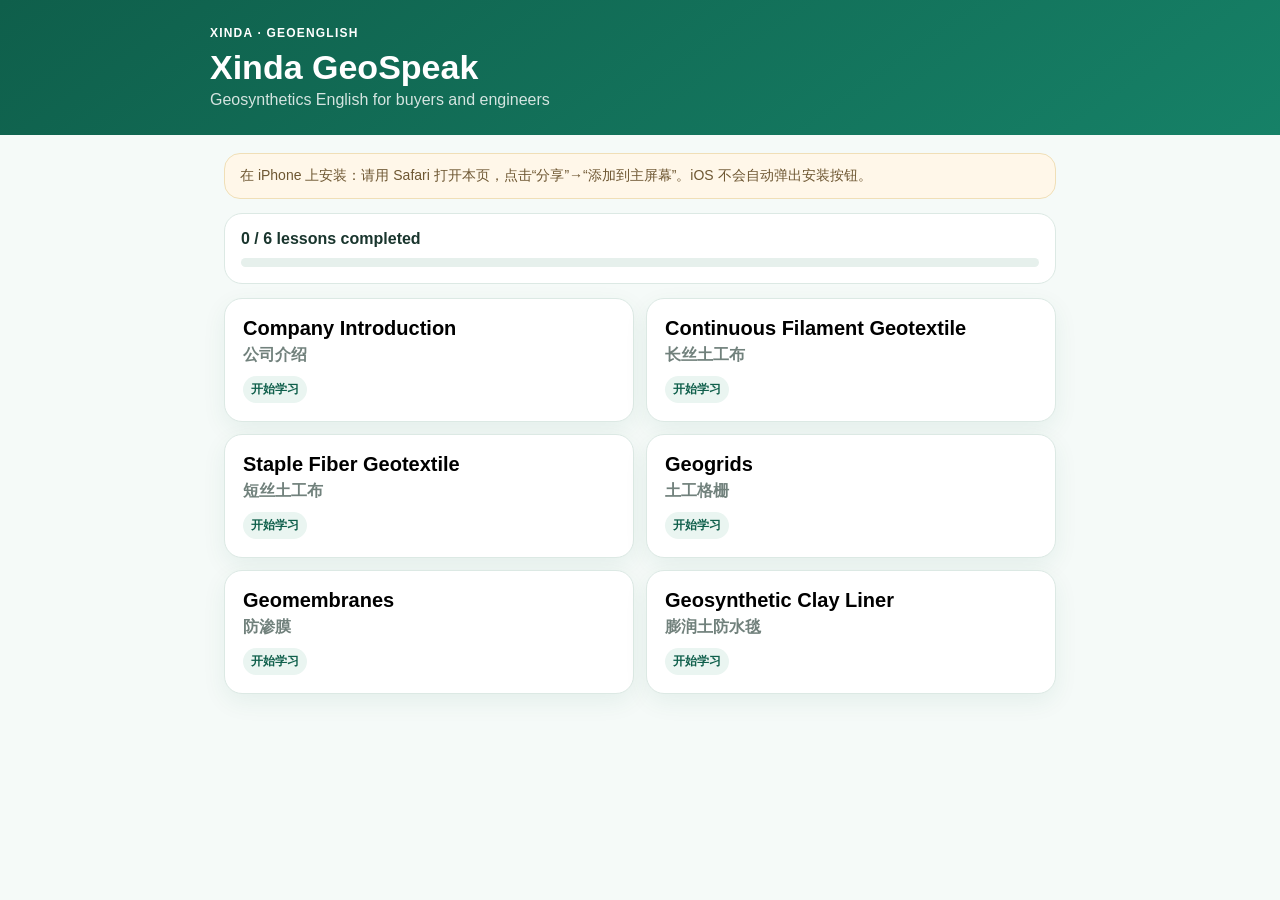
<file: index.html>
<!doctype html>
<html lang="zh-CN">
<head>
<meta charset="utf-8">
<meta name="viewport" content="width=device-width,initial-scale=1,viewport-fit=cover">
<meta name="theme-color" content="#0f5f4b">
<link rel="manifest" href="./manifest.webmanifest">
<link rel="icon" href="./icon.svg" type="image/svg+xml">
<link rel="apple-touch-icon" href="./icon.svg">
<meta name="apple-mobile-web-app-capable" content="yes">
<meta name="apple-mobile-web-app-status-bar-style" content="default">
<meta name="apple-mobile-web-app-title" content="GeoSpeak">
<title>Xinda GeoSpeak</title>
<style>
:root{--g:#0f5f4b;--g2:#168167;--bg:#f5faf8;--card:#fff;--line:#dce9e4;--text:#19352d;--muted:#71817c}
*{box-sizing:border-box}body{margin:0;font-family:-apple-system,BlinkMacSystemFont,"Segoe UI","PingFang SC","Microsoft YaHei",sans-serif;background:var(--bg);color:var(--text)}
header{background:linear-gradient(145deg,var(--g),var(--g2));color:#fff;padding:calc(26px + env(safe-area-inset-top)) 18px 26px}
.wrap{max-width:860px;margin:auto}h1{margin:8px 0 4px;font-size:34px}.sub{opacity:.82;margin:0}.brand{font-size:12px;letter-spacing:1.2px;font-weight:800}
main{max-width:860px;margin:auto;padding:18px 14px 100px}.progress{background:white;border:1px solid var(--line);border-radius:18px;padding:16px;margin-bottom:14px}
.bar{height:9px;background:#e6f0ec;border-radius:99px;overflow:hidden}.fill{height:100%;width:0;background:var(--g);transition:.3s}
.grid{display:grid;gap:12px}.lesson{background:white;border:1px solid var(--line);border-radius:18px;padding:18px;text-align:left;box-shadow:0 8px 24px rgba(15,95,75,.07);cursor:pointer}
.lesson h3{margin:0;font-size:20px}.lesson p{margin:5px 0 0;color:var(--muted)}.done{border-color:#75b9a2}.tag{display:inline-block;margin-top:10px;font-size:12px;font-weight:700;color:var(--g);background:#eaf5f1;padding:5px 8px;border-radius:99px}
.hidden{display:none}.topbar{display:flex;align-items:center;gap:10px;margin-bottom:14px}button,select{font:inherit}button{border:0;border-radius:13px;padding:11px 13px;font-weight:750;cursor:pointer}.back{background:white;border:1px solid var(--line)}.playall{background:var(--g);color:white;margin-left:auto}.controls{display:grid;grid-template-columns:1fr 1fr;gap:8px;margin-bottom:12px}select{width:100%;padding:11px;border:1px solid var(--line);border-radius:13px;background:white;color:var(--text)}
.card{background:white;border:1px solid var(--line);border-radius:18px;padding:18px;margin-bottom:12px}.card.active{border-color:#6eb197;box-shadow:0 8px 22px rgba(15,95,75,.12)}.en{font-size:22px;font-weight:760;line-height:1.45;margin:0}.zh{border-top:1px dashed var(--line);padding-top:12px;margin:12px 0 0;color:#455952}.actions{display:flex;gap:8px;margin-top:14px}.speak{background:#eaf5f1;color:var(--g)}.mark{background:#f2f5f4;color:#52645e}.marked{background:var(--g);color:white}.note{font-size:13px;color:var(--muted);margin:10px 0}
.vocab{background:#eef7f3;border:1px solid #d4e8e0;border-radius:18px;padding:16px;margin:0 0 14px}
.vocab h3{margin:0 0 10px;font-size:18px}
.word{background:white;border:1px solid var(--line);border-radius:14px;padding:12px;margin-top:8px}
.word-head{display:flex;align-items:center;gap:8px}
.word-en{font-size:17px;font-weight:800;color:var(--g)}
.word-zh{font-size:15px;font-weight:700}
.word p{margin:6px 0 0;font-size:14px;color:#52645e;line-height:1.55}
.word button{margin-left:auto;background:#eaf5f1;color:var(--g);padding:7px 10px}
.install-note{background:#fff7e9;border:1px solid #f0dfb7;border-radius:16px;padding:13px 15px;margin-bottom:14px;font-size:14px;color:#6e5732}.footerbar{position:fixed;bottom:0;left:0;right:0;background:rgba(255,255,255,.95);border-top:1px solid var(--line);padding:10px 12px calc(10px + env(safe-area-inset-bottom));backdrop-filter:blur(15px)}.footerbar .wrap{display:flex;gap:8px}.footerbar button{flex:1}.stop{background:#fff0ed;color:#8b493f}
@media(min-width:700px){.grid{grid-template-columns:1fr 1fr}}
</style>
</head>
<body>
<header><div class="wrap"><div class="brand">XINDA · GEOENGLISH</div><h1>Xinda GeoSpeak</h1><p class="sub">Geosynthetics English for buyers and engineers</p></div></header>
<main>
<section id="home">
  <div class="install-note">在 iPhone 上安装：请用 Safari 打开本页，点击“分享”→“添加到主屏幕”。iOS 不会自动弹出安装按钮。</div>
<div class="progress"><strong id="progressText">0 / 6 lessons completed</strong><div class="bar" style="margin-top:10px"><div class="fill" id="fill"></div></div></div>
  <div class="grid" id="lessonGrid"></div>
</section>
<section id="lessonView" class="hidden">
  <div class="topbar"><button class="back" id="back">← 返回</button><button class="playall" id="playAll">▶ 全课播放</button></div>
  <h2 id="lessonTitle"></h2><p id="lessonZh" class="note"></p>
  <div class="controls">
    <select id="rate"><option value=".72">慢速 0.72</option><option value=".86" selected>跟读 0.86</option><option value="1">自然 1.0</option></select>
    <select id="mode"><option value="natural">自然意群</option><option value="smooth">连贯朗读</option></select>
  </div>
  <section class="vocab" id="vocabBox"><h3>重点单词与工程术语</h3><div id="vocabList"></div></section>
  <div id="cards"></div>
</section>
</main>
<div class="footerbar hidden" id="footerbar"><div class="wrap"><button class="speak" id="practice">跟读模式</button><button class="stop" id="stop">停止</button></div></div>
<script>
const lessons=[{"title":"Company Introduction","zh":"公司介绍","sentences":[["Hi, I’m Wendy from Xinda. I’m the General Manager of Nanyang Xinda Environmental Protection Technology Co., Ltd.","你好，我是来自信达公司的 Wendy。我是南阳信达环保科技有限公司的总经理。"],["We help engineers and contractors solve seepage, reinforcement, drainage, and containment challenges with reliable geosynthetic solutions.","我们通过可靠的土工合成材料解决方案，帮助工程师和承包商解决防渗、加固、排水及围隔等工程难题。"],["We are a manufacturer of geosynthetic materials based in China.","我们是一家位于中国的土工合成材料制造商。"],["Our main products include geomembranes, geotextiles, geogrids, geocells, GCLs, and drainage products.","我们的主要产品包括土工膜、土工布、土工格栅、土工格室、膨润土防水毯及排水产品。"],["We don’t just supply materials. We help customers find the right solution for each project.","我们不仅供应材料，也帮助客户为每个项目找到合适的解决方案。"]]},{"title":"Continuous Filament Geotextile","zh":"长丝土工布","sentences":[["Continuous filament geotextile is a strong, durable nonwoven material used for filtration, separation, drainage, protection, and reinforcement.","长丝土工布是一种强度高、耐久性好的非织造材料，可用于过滤、隔离、排水、保护和加筋。"],["In landfill and reservoir projects, it is often used to protect geomembranes from puncture and construction damage.","在垃圾填埋场和水库工程中，它常用于保护土工膜，减少穿刺和施工损伤。"],["In roads and railways, it separates soil from aggregate and helps maintain structural stability.","在公路和铁路工程中，它可以隔离土体与集料，并帮助保持结构稳定。"],["Before recommending a product, we need to know the application, required strength, weight, width, and design standard.","推荐产品前，我们需要了解应用场景、强度要求、克重、幅宽和设计标准。"]]},{"title":"Staple Fiber Geotextile","zh":"短丝土工布","sentences":[["Staple fiber geotextile is a flexible nonwoven material widely used for filtration, separation, drainage, and protection.","短丝土工布是一种柔软的非织造材料，广泛用于过滤、隔离、排水和保护。"],["It conforms well to uneven surfaces and is commonly used around ponds, drainage trenches, roads, and general waterproofing works.","它能较好贴合不平整基面，常用于鱼塘、排水沟、道路和一般防水工程。"],["Around drainage pipes, it allows water to pass while helping prevent soil particles from entering the drainage layer.","在排水管周围，它允许水通过，同时帮助阻止土颗粒进入排水层。"],["The right specification depends on soil conditions, loading, filtration requirements, and installation conditions.","合适的规格取决于土质、荷载、过滤要求和施工条件。"]]},{"title":"Geogrids","zh":"土工格栅","sentences":[["Geogrids reinforce soil, distribute loads, limit lateral movement, and reduce deformation and settlement.","土工格栅能够加筋土体、分散荷载、限制侧向位移，并减少变形和沉降。"],["Uniaxial geogrids are mainly used in retaining walls, steep slopes, and reinforced soil structures.","单向土工格栅主要用于挡土墙、陡坡和加筋土结构。"],["Biaxial geogrids are commonly used for road bases, soft ground improvement, and load distribution.","双向土工格栅常用于道路基层、软基处理和荷载分散。"],["Fiberglass geogrids are mainly used to control reflective cracking in asphalt pavements.","玻纤土工格栅主要用于控制沥青路面的反射裂缝。"],["Steel-plastic geogrids are used in heavy-duty reinforcement projects where high tensile strength is required.","钢塑土工格栅用于对抗拉强度要求较高的重载加筋工程。"]]},{"title":"Geomembranes","zh":"防渗膜","sentences":[["Geomembranes form a continuous low-permeability barrier to control the movement of water, wastewater, leachate, and other liquids.","土工膜形成连续的低渗透屏障，用于控制水、污水、渗滤液及其他液体的迁移。"],["HDPE geomembrane is widely used in landfills, mining, wastewater treatment, reservoirs, and industrial containment.","HDPE 土工膜广泛用于垃圾填埋场、矿山、污水处理、水库和工业围隔工程。"],["LDPE geomembrane is more flexible and may be suitable for projects with more complex shapes or deformation requirements.","LDPE 土工膜柔韧性更好，可能更适合形状复杂或存在变形要求的工程。"],["Composite geomembrane combines a geomembrane with geotextile to provide both seepage control and protection.","复合土工膜将土工膜与土工布结合，同时提供防渗和保护作用。"],["We never recommend thickness based on price alone. Site conditions, loading, exposure, and design requirements must be considered.","我们不会只根据价格推荐厚度，还必须考虑现场条件、荷载、暴露环境和设计要求。"]]},{"title":"Geosynthetic Clay Liner","zh":"膨润土防水毯","sentences":[["A geosynthetic clay liner, or GCL, contains bentonite clay between geotextile layers.","膨润土防水毯，也叫 GCL，是将膨润土夹在土工布层之间形成的材料。"],["When properly hydrated and confined, the bentonite forms a low-permeability barrier.","在充分水化并受到有效约束时，膨润土会形成低渗透屏障。"],["GCLs are used in landfill liners, final covers, ponds, canals, wastewater projects, and composite containment systems.","GCL 可用于填埋场衬垫、封场覆盖、池塘、渠道、污水工程和复合围隔系统。"],["Performance depends on water chemistry, confinement, overlap details, subgrade conditions, and correct installation.","其性能取决于水质、约束条件、搭接节点、基层条件和正确施工。"],["We should never describe GCL as a universal self-sealing solution without checking the project conditions.","在未核实工程条件前，不能把 GCL 描述成适用于所有情况的自动密封材料。"]]}];

const vocabulary=[
[["General Manager","总经理","负责公司整体经营、团队和业务管理。"],["engineer","工程师","在工程语境中，通常指设计、技术或现场工程人员。"],["contractor","承包商","负责组织或实施工程施工的公司或个人。"],["seepage","渗漏；渗流","强调水或液体通过土体、结构或防渗系统发生迁移。"],["reinforcement","加筋；增强","通过材料提升土体或结构的承载与稳定性能。"],["drainage","排水","将水或液体有组织地导出结构或场地。"],["containment","围隔；封闭控制","工程上指限制液体、污染物或废弃物向外迁移。"],["geosynthetic","土工合成材料","用于岩土、环境和水利工程的聚合物材料总称。"]],
[["continuous filament","连续长丝","由连续纤维形成，与短纤维结构不同。"],["nonwoven","非织造的","不是通过传统经纬纱织造，而是通过针刺等方式成网。"],["filtration","过滤；反滤","允许水通过，同时减少土颗粒流失或进入排水层。"],["separation","隔离","防止两种不同粒径或性质的材料相互混合。"],["puncture","穿刺","尖锐物体刺穿材料造成的局部破坏。"],["aggregate","集料；骨料","道路和土建工程中的碎石、砂砾等粒状材料。"]],
[["staple fiber","短纤维","长度有限的纤维，是短丝土工布的主要原料形式。"],["flexible","柔韧的","能够较好贴合不规则或起伏的基面。"],["conform to","贴合；顺应","表示材料能够适应表面形状。"],["drainage trench","排水沟；盲沟","用于收集并导排水体的沟槽结构。"],["soil particle","土颗粒","构成土体的固体颗粒。"],["specification","规格；技术要求","可包括克重、强度、幅宽、厚度和标准等。"]],
[["reinforce","加筋；增强","提高土体或结构的承载能力和稳定性。"],["distribute loads","分散荷载","把集中作用力扩散到更大的范围。"],["lateral movement","侧向位移","土体或结构向侧面的移动。"],["settlement","沉降","地基或结构在荷载作用下发生的竖向位移。"],["uniaxial","单向的","主要在一个方向提供高抗拉强度。"],["biaxial","双向的","在两个主要方向提供加筋作用。"],["reflective cracking","反射裂缝","基层或旧路裂缝向新铺面层反射形成的裂缝。"],["tensile strength","抗拉强度","材料抵抗拉伸破坏的能力。"]],
[["low-permeability barrier","低渗透屏障","用于限制液体通过或迁移的连续防渗层。"],["leachate","渗滤液","垃圾或固体废弃物与水接触后形成的污染液体。"],["industrial containment","工业围隔","用于控制工业液体或污染物泄漏与扩散的系统。"],["flexible","柔韧的","表示材料更容易适应复杂形状或变形。"],["composite geomembrane","复合土工膜","通常由土工膜与一层或两层土工布复合而成。"],["exposure","暴露条件","材料暴露于阳光、风、温度和化学介质等环境的状态。"]],
[["GCL","膨润土防水毯","Geosynthetic Clay Liner 的缩写。"],["bentonite","膨润土","遇水吸胀并形成低渗透层的黏土矿物材料。"],["hydrate","水化","材料吸收水分并发生性能变化的过程。"],["confined","受到约束的","GCL需要适当压力或覆盖层约束膨润土膨胀。"],["overlap","搭接","相邻材料边缘重叠形成连续系统的做法。"],["subgrade","基层；地基表面","铺设土工材料之前的基础土层或施工基面。"],["self-sealing","自密封的","指膨润土在适当条件下对小孔隙具有一定封闭能力，但不是无条件适用。"]]
];

let current=-1, stopped=false;
const grid=document.getElementById('lessonGrid'),home=document.getElementById('home'),view=document.getElementById('lessonView'),cards=document.getElementById('cards'),vocabList=document.getElementById('vocabList');
function saved(){return JSON.parse(localStorage.getItem('xinda-progress')||'{}')}
function save(v){localStorage.setItem('xinda-progress',JSON.stringify(v));renderProgress()}
function renderHome(){grid.innerHTML='';lessons.forEach((l,i)=>{const b=document.createElement('button');b.className='lesson '+(saved()[i]?.complete?'done':'');b.innerHTML=`<h3>${l.title}</h3><p>${l.zh}</p><span class="tag">${saved()[i]?.complete?'已完成':'开始学习'}</span>`;b.onclick=()=>openLesson(i);grid.appendChild(b)});renderProgress()}
function renderProgress(){const n=lessons.filter((_,i)=>saved()[i]?.complete).length;document.getElementById('progressText').textContent=`${n} / ${lessons.length} lessons completed`;document.getElementById('fill').style.width=(n/lessons.length*100)+'%'}
function openLesson(i){
  current=i;
  home.classList.add('hidden');
  view.classList.remove('hidden');
  document.getElementById('footerbar').classList.remove('hidden');
  document.getElementById('lessonTitle').textContent=lessons[i].title;
  document.getElementById('lessonZh').textContent=lessons[i].zh;
  vocabList.innerHTML='';
  vocabulary[i].forEach(w=>{
    const d=document.createElement('div');
    d.className='word';
    d.innerHTML=`<div class="word-head"><span class="word-en">${w[0]}</span><span class="word-zh">${w[1]}</span><button>▶ 发音</button></div><p>${w[2]}</p>`;
    d.querySelector('button').onclick=()=>speak(w[0],d);
    vocabList.appendChild(d);
  });
  cards.innerHTML='';
  lessons[i].sentences.forEach((s,j)=>{
    const c=document.createElement('article');
    c.className='card';
    c.innerHTML=`<p class="en">${s[0]}</p><p class="zh">${s[1]}</p><div class="actions"><button class="speak">▶ 播放</button><button class="mark">${saved()[i]?.sentences?.includes(j)?'✓ 已掌握':'标记掌握'}</button></div>`;
    c.querySelector('.speak').onclick=()=>speak(s[0],c);
    c.querySelector('.mark').onclick=(e)=>toggleMark(i,j,e.target);
    cards.appendChild(c);
  });
}
function toggleMark(i,j,btn){const p=saved();p[i]??={sentences:[],complete:false};const a=p[i].sentences||[];const k=a.indexOf(j);k>=0?a.splice(k,1):a.push(j);p[i].sentences=a;p[i].complete=a.length===lessons[i].sentences.length;save(p);btn.textContent=k>=0?'标记掌握':'✓ 已掌握';btn.classList.toggle('marked',k<0)}
function chunks(text){if(document.getElementById('mode').value==='smooth')return [text];return text.split(/(?<=[,.;:])\s+/).filter(Boolean)}
function say(text,card){return new Promise(res=>{const u=new SpeechSynthesisUtterance(text);u.lang='en-US';u.rate=parseFloat(document.getElementById('rate').value);u.pitch=1.02;u.onstart=()=>{document.querySelectorAll('.card,.word').forEach(x=>x.classList.remove('active'));card?.classList.add('active')};u.onend=res;u.onerror=res;speechSynthesis.speak(u)})}
async function speak(text,card){stopAll();stopped=false;for(const part of chunks(text)){if(stopped)break;await say(part,card);await new Promise(r=>setTimeout(r,220))}}
async function playAll(){stopAll();stopped=false;const cs=[...document.querySelectorAll('.card')];for(let i=0;i<lessons[current].sentences.length;i++){if(stopped)break;await speak(lessons[current].sentences[i][0],cs[i]);await new Promise(r=>setTimeout(r,350))}}
async function practice(){stopAll();stopped=false;const cs=[...document.querySelectorAll('.card')];for(let i=0;i<lessons[current].sentences.length;i++){if(stopped)break;await speak(lessons[current].sentences[i][0],cs[i]);await new Promise(r=>setTimeout(r,3500));if(stopped)break;await speak(lessons[current].sentences[i][0],cs[i]);await new Promise(r=>setTimeout(r,400))}}
function stopAll(){stopped=true;speechSynthesis.cancel();document.querySelectorAll('.card,.word').forEach(x=>x.classList.remove('active'))}
document.getElementById('back').onclick=()=>{stopAll();view.classList.add('hidden');home.classList.remove('hidden');document.getElementById('footerbar').classList.add('hidden');renderHome()}
document.getElementById('playAll').onclick=playAll;document.getElementById('practice').onclick=practice;document.getElementById('stop').onclick=stopAll;
if('serviceWorker' in navigator)navigator.serviceWorker.register('./sw.js');
renderHome();
</script>
</body></html>
</file>
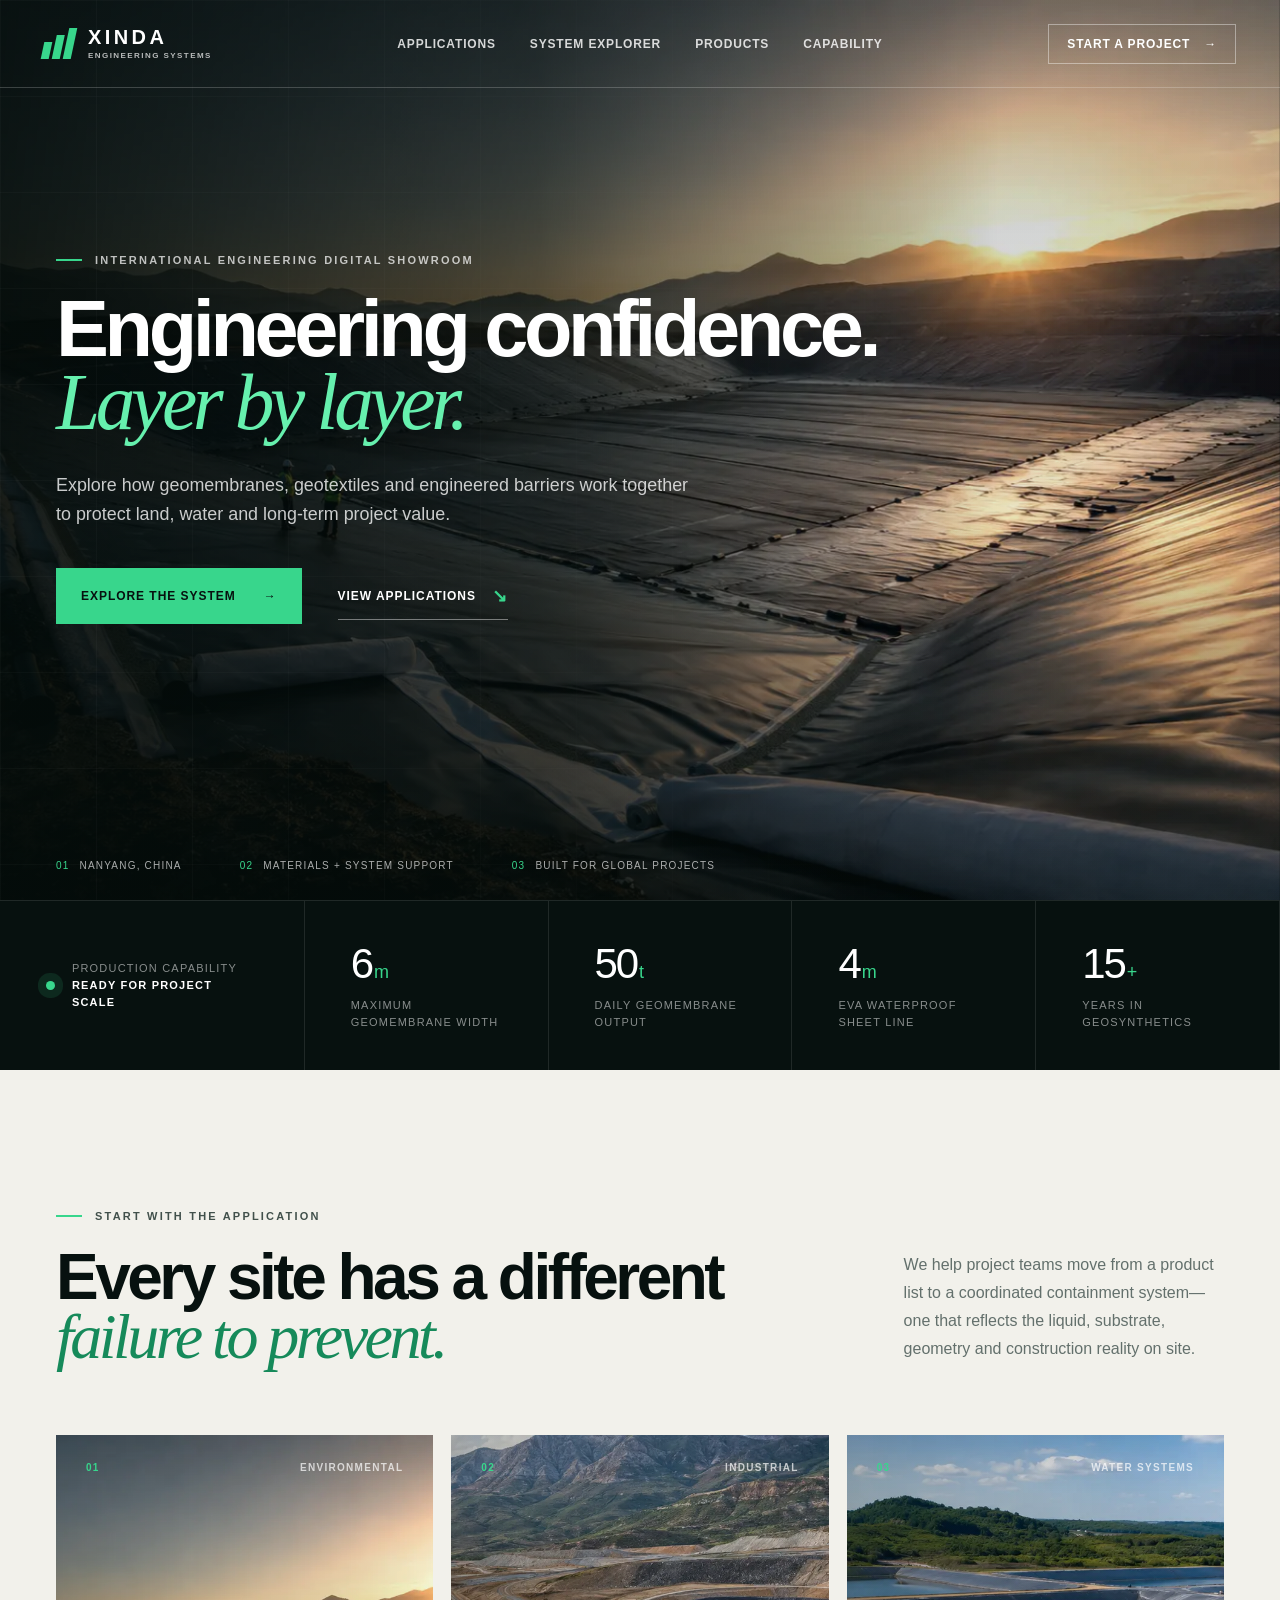
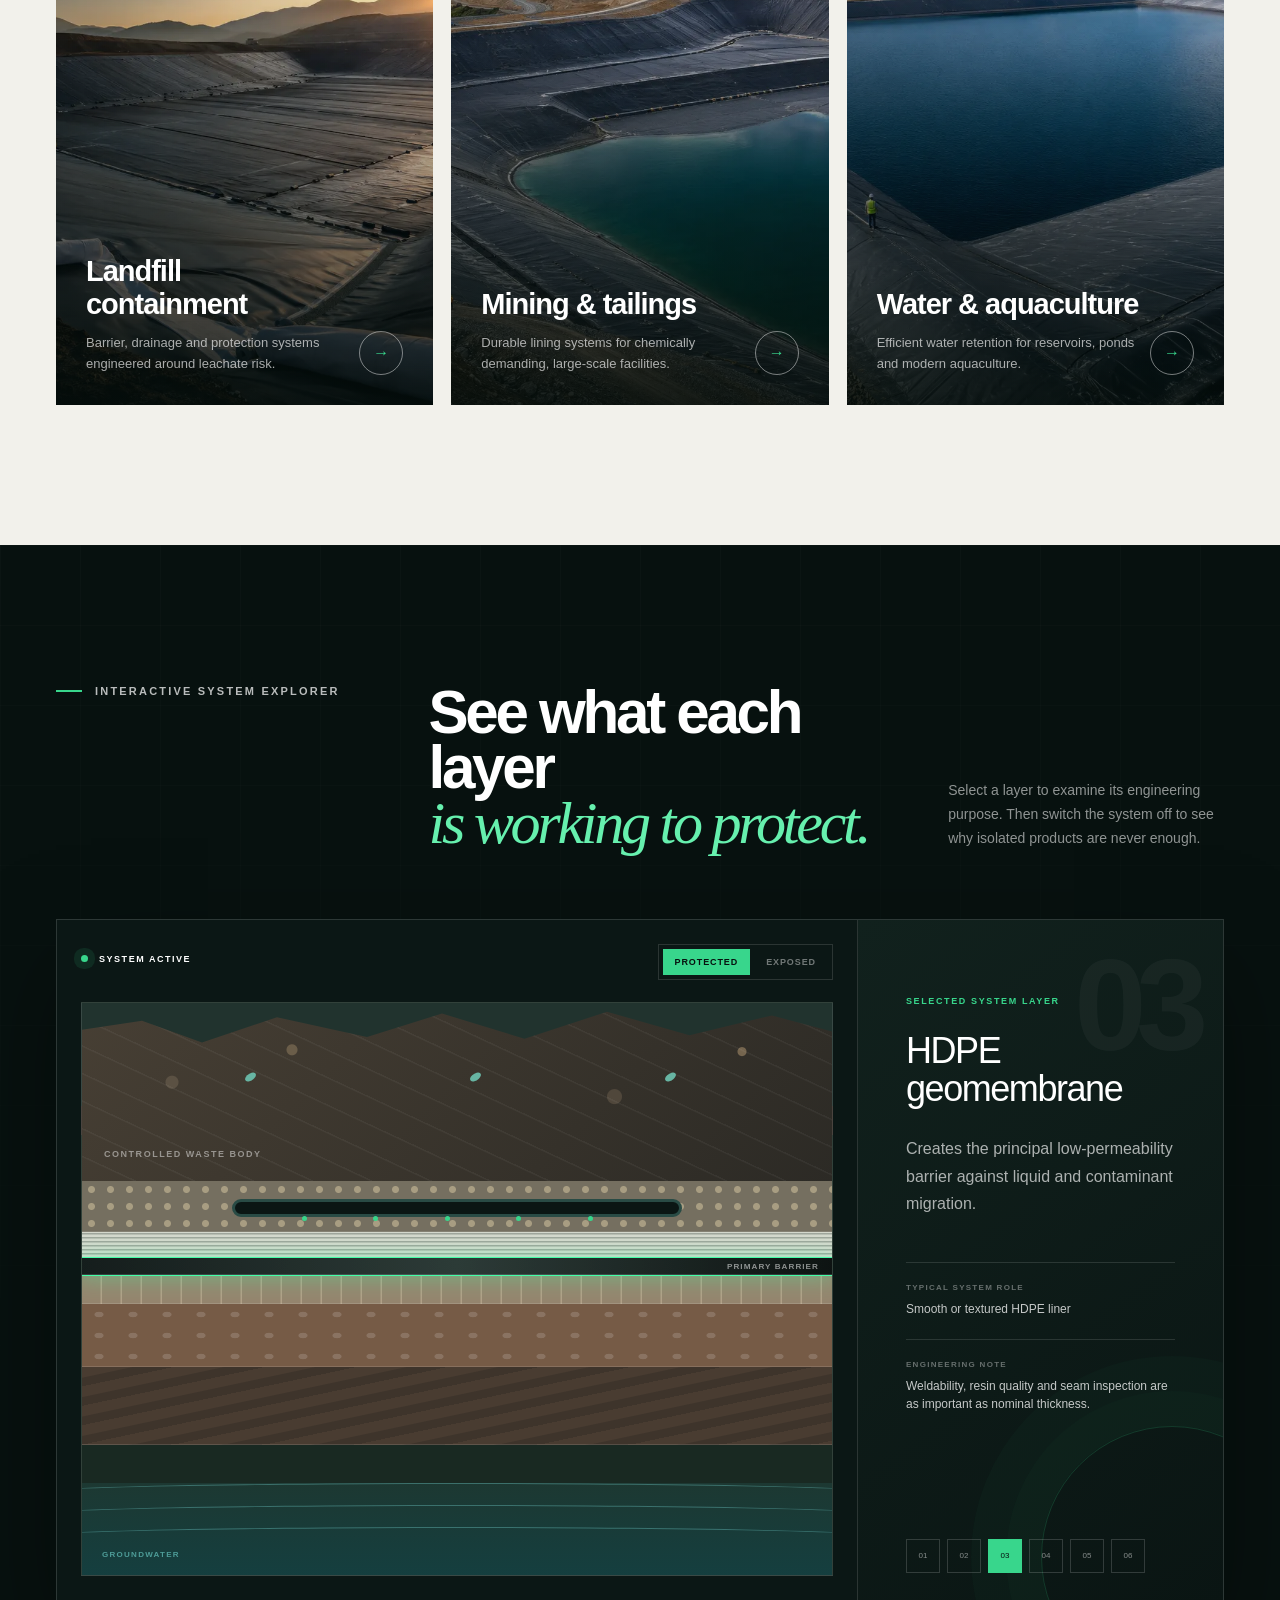
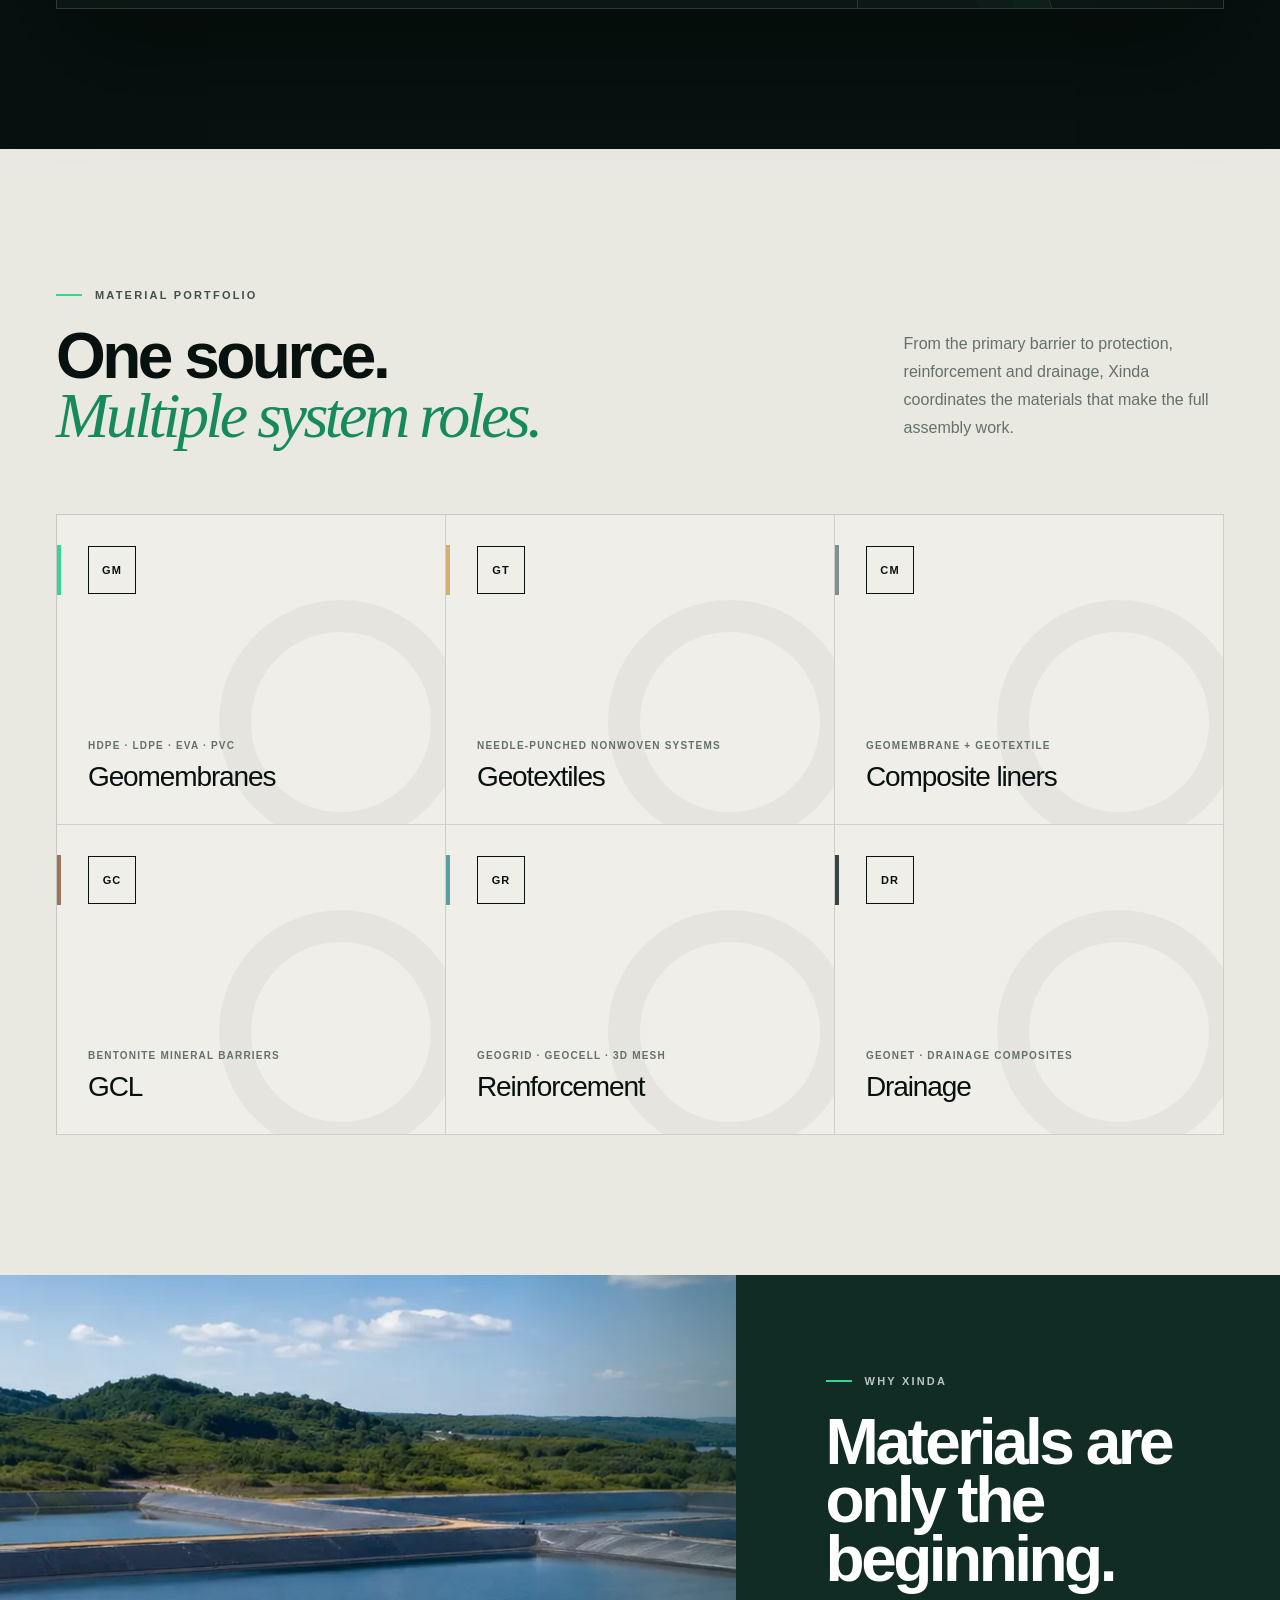
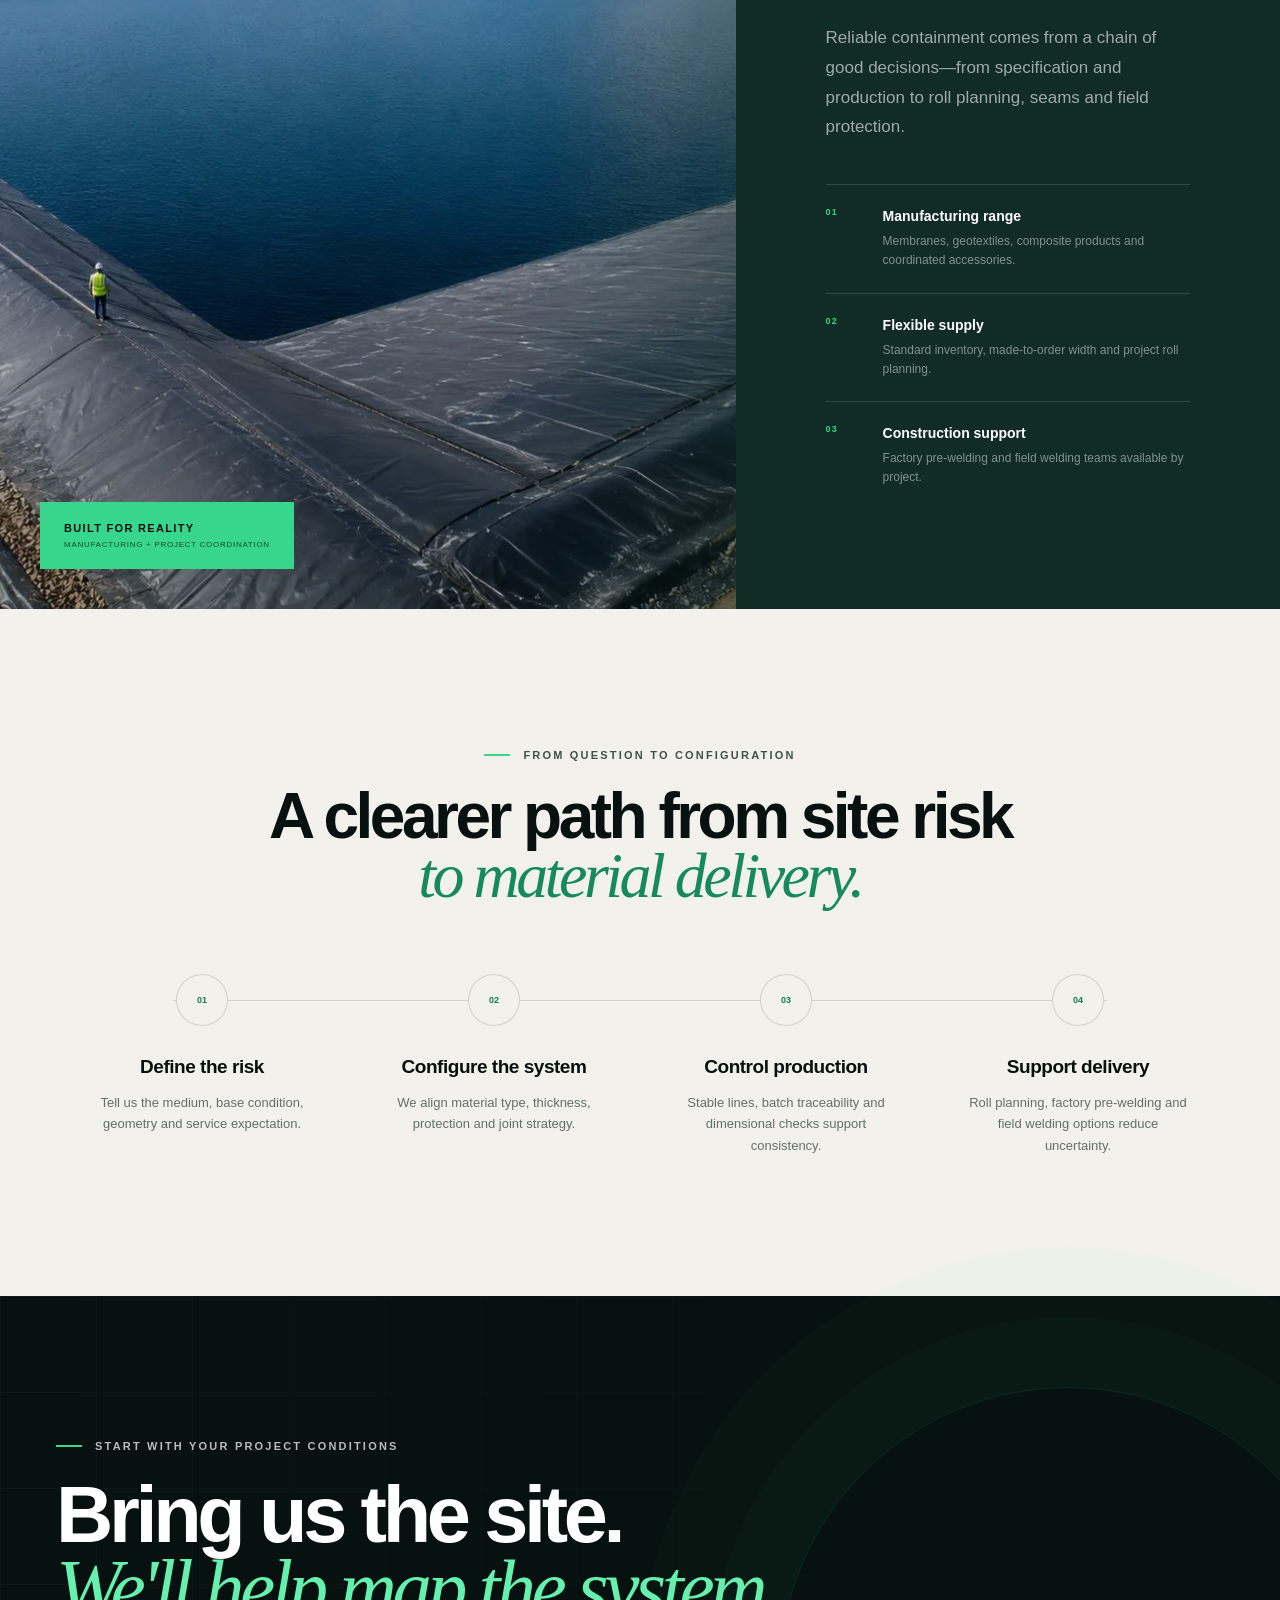
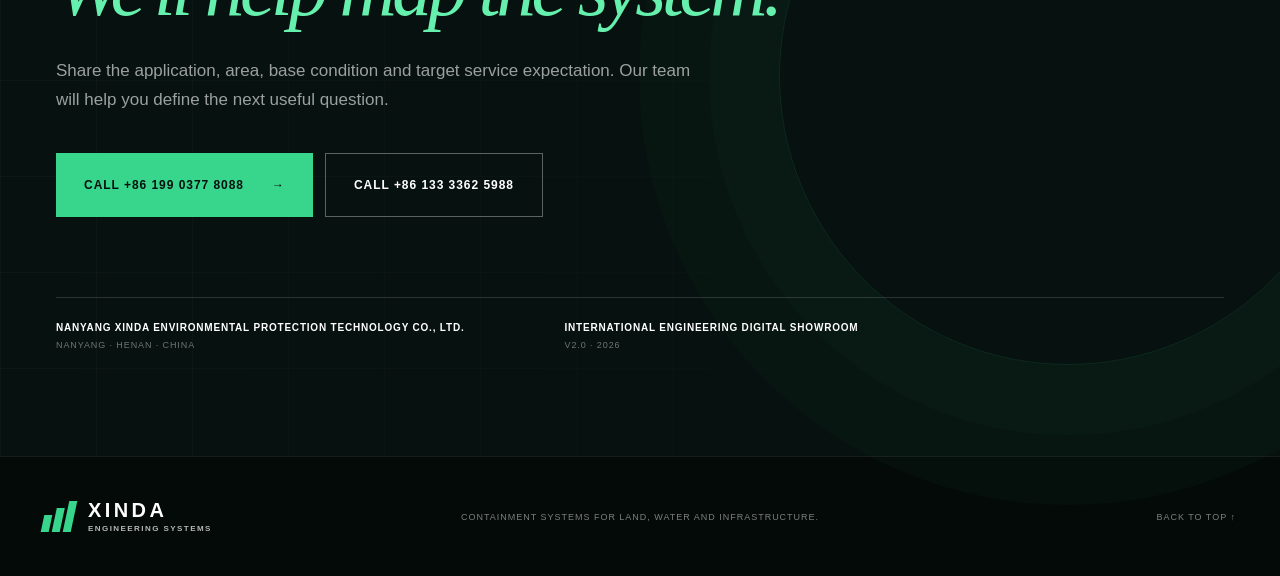
<file: explorer-v0.1.html>
<!doctype html>
<html lang="en">
<head>
  <meta charset="utf-8">
  <meta name="viewport" content="width=device-width, initial-scale=1">
  <meta name="description" content="Explore Xinda geomembrane, geotextile, GCL, reinforcement and drainage systems for landfill, mining, water and infrastructure projects.">
  <meta name="theme-color" content="#07110f">
  <title>Xinda Engineering Explorer V2.0 | Geosynthetic Systems</title>
  <link rel="stylesheet" href="explorer-v2.css">
</head>
<body>
<main>
  <header class="site-header">
    <a class="brand" href="#top" aria-label="Xinda Engineering Explorer home">
      <span class="brand-mark" aria-hidden="true"><i></i><i></i><i></i></span>
      <span class="brand-copy"><strong>XINDA</strong><small>ENGINEERING SYSTEMS</small></span>
    </a>
    <button class="menu-toggle" type="button" aria-label="Toggle navigation" aria-expanded="false"><span></span><span></span></button>
    <nav aria-label="Primary navigation">
      <a href="#applications">Applications</a>
      <a href="#explorer">System explorer</a>
      <a href="#products">Products</a>
      <a href="#capability">Capability</a>
    </nav>
    <a class="header-cta" href="#contact">Start a project <span aria-hidden="true">→</span></a>
  </header>

  <section class="hero" id="top" aria-labelledby="hero-title">
    <img class="hero-image" src="assets/explorer-v2/hero-landfill.webp" alt="Engineered HDPE geomembrane containment project at sunrise">
    <div class="hero-shade"></div><div class="hero-grid" aria-hidden="true"></div>
    <div class="hero-content wrap">
      <p class="eyebrow light"><span></span> International engineering digital showroom</p>
      <h1 id="hero-title">Engineering confidence.<br><em>Layer by layer.</em></h1>
      <p class="hero-lead">Explore how geomembranes, geotextiles and engineered barriers work together to protect land, water and long-term project value.</p>
      <div class="hero-actions">
        <a class="button primary" href="#explorer">Explore the system <span aria-hidden="true">→</span></a>
        <a class="text-link light" href="#applications">View applications <span>↘</span></a>
      </div>
    </div>
    <div class="hero-meta wrap">
      <p><span>01</span> Nanyang, China</p><p><span>02</span> Materials + system support</p><p><span>03</span> Built for global projects</p>
    </div>
  </section>

  <section class="proof-strip" aria-label="Production capability highlights">
    <div class="proof-intro"><span class="pulse"></span><p>Production capability<br><strong>ready for project scale</strong></p></div>
    <div class="proof-stat"><strong>6<span>m</span></strong><p>Maximum geomembrane width</p></div>
    <div class="proof-stat"><strong>50<span>t</span></strong><p>Daily geomembrane output</p></div>
    <div class="proof-stat"><strong>4<span>m</span></strong><p>EVA waterproof sheet line</p></div>
    <div class="proof-stat"><strong>15<span>+</span></strong><p>Years in geosynthetics</p></div>
  </section>

  <section class="section applications-section" id="applications">
    <div class="wrap">
      <div class="section-heading split-heading">
        <div><p class="eyebrow"><span></span> Start with the application</p><h2>Every site has a different<br><em>failure to prevent.</em></h2></div>
        <p>We help project teams move from a product list to a coordinated containment system—one that reflects the liquid, substrate, geometry and construction reality on site.</p>
      </div>
      <div class="application-grid">
        <article class="application-card">
          <img src="assets/explorer-v2/hero-landfill.webp" alt="Landfill containment"><div class="card-wash"></div>
          <div class="card-top"><span>01</span><small>Environmental</small></div>
          <div class="card-bottom"><h3>Landfill containment</h3><p>Barrier, drainage and protection systems engineered around leachate risk.</p><span class="round-arrow" aria-hidden="true">→</span></div>
        </article>
        <article class="application-card">
          <img src="assets/explorer-v2/tailings-containment.webp" alt="Mining and tailings containment"><div class="card-wash"></div>
          <div class="card-top"><span>02</span><small>Industrial</small></div>
          <div class="card-bottom"><h3>Mining &amp; tailings</h3><p>Durable lining systems for chemically demanding, large-scale facilities.</p><span class="round-arrow" aria-hidden="true">→</span></div>
        </article>
        <article class="application-card">
          <img src="assets/explorer-v2/water-containment.webp" alt="Water and aquaculture containment"><div class="card-wash"></div>
          <div class="card-top"><span>03</span><small>Water systems</small></div>
          <div class="card-bottom"><h3>Water &amp; aquaculture</h3><p>Efficient water retention for reservoirs, ponds and modern aquaculture.</p><span class="round-arrow" aria-hidden="true">→</span></div>
        </article>
      </div>
    </div>
  </section>

  <section class="section explorer-section" id="explorer">
    <div class="wrap explorer-wrap">
      <div class="section-heading explorer-heading">
        <p class="eyebrow light"><span></span> Interactive system explorer</p>
        <h2>See what each layer<br><em>is working to protect.</em></h2>
        <p>Select a layer to examine its engineering purpose. Then switch the system off to see why isolated products are never enough.</p>
      </div>
      <div class="system-stage">
        <div class="cross-section is-protected">
          <div class="stage-toolbar">
            <div><span class="status-dot"></span><strong class="system-status">SYSTEM ACTIVE</strong></div>
            <button type="button" class="mode-switch" aria-label="Toggle containment system comparison">
              <span class="active">Protected</span><span>Exposed</span>
            </button>
          </div>
          <div class="section-scene" aria-label="Interactive landfill containment cross section">
            <div class="waste-mass"><span>CONTROLLED WASTE BODY</span><i class="drop d1"></i><i class="drop d2"></i><i class="drop d3"></i></div>
            <div class="collection-pipe" aria-hidden="true"><i></i><i></i><i></i><i></i><i></i></div>
            <div class="layer-stack">
              <button type="button" class="visual-layer layer-drainage" data-layer="drainage"><span>Drainage</span></button>
              <button type="button" class="visual-layer layer-protection" data-layer="protection"><span>Protection</span></button>
              <button type="button" class="visual-layer layer-membrane active" data-layer="membrane"><span>Primary barrier</span></button>
              <button type="button" class="visual-layer layer-gcl" data-layer="gcl"><span>Mineral barrier</span></button>
              <button type="button" class="visual-layer layer-clay" data-layer="clay"><span>Secondary barrier</span></button>
              <button type="button" class="visual-layer layer-subgrade" data-layer="subgrade"><span>Foundation</span></button>
            </div>
            <div class="groundwater"><span>GROUNDWATER</span><i></i><i></i><i></i></div>
            <div class="pollution-plume" aria-hidden="true"><i></i><i></i><i></i><i></i><i></i></div>
          </div>
        </div>
        <aside class="layer-inspector" aria-live="polite">
          <div class="inspector-index">03</div><p class="inspector-kicker">Selected system layer</p>
          <h3>HDPE geomembrane</h3>
          <p class="inspector-purpose">Creates the principal low-permeability barrier against liquid and contaminant migration.</p>
          <dl>
            <div><dt>Typical system role</dt><dd class="inspector-spec">Smooth or textured HDPE liner</dd></div>
            <div><dt>Engineering note</dt><dd class="inspector-note">Weldability, resin quality and seam inspection are as important as nominal thickness.</dd></div>
          </dl>
          <div class="layer-nav" aria-label="Select a system layer">
            <button type="button" data-layer="drainage">01</button><button type="button" data-layer="protection">02</button><button type="button" class="active" data-layer="membrane">03</button><button type="button" data-layer="gcl">04</button><button type="button" data-layer="clay">05</button><button type="button" data-layer="subgrade">06</button>
          </div>
        </aside>
      </div>
    </div>
  </section>

  <section class="section product-section" id="products">
    <div class="wrap">
      <div class="section-heading split-heading product-heading">
        <div><p class="eyebrow"><span></span> Material portfolio</p><h2>One source.<br><em>Multiple system roles.</em></h2></div>
        <p>From the primary barrier to protection, reinforcement and drainage, Xinda coordinates the materials that make the full assembly work.</p>
      </div>
      <div class="product-grid">
        <article class="product-card tone-emerald"><div class="product-code">GM</div><div><p>HDPE · LDPE · EVA · PVC</p><h3>Geomembranes</h3></div><span class="product-line"></span></article>
        <article class="product-card tone-sand"><div class="product-code">GT</div><div><p>Needle-punched nonwoven systems</p><h3>Geotextiles</h3></div><span class="product-line"></span></article>
        <article class="product-card tone-slate"><div class="product-code">CM</div><div><p>Geomembrane + geotextile</p><h3>Composite liners</h3></div><span class="product-line"></span></article>
        <article class="product-card tone-clay"><div class="product-code">GC</div><div><p>Bentonite mineral barriers</p><h3>GCL</h3></div><span class="product-line"></span></article>
        <article class="product-card tone-blue"><div class="product-code">GR</div><div><p>Geogrid · geocell · 3D mesh</p><h3>Reinforcement</h3></div><span class="product-line"></span></article>
        <article class="product-card tone-graphite"><div class="product-code">DR</div><div><p>Geonet · drainage composites</p><h3>Drainage</h3></div><span class="product-line"></span></article>
      </div>
    </div>
  </section>

  <section class="capability-section" id="capability">
    <div class="capability-image"><img src="assets/explorer-v2/water-containment.webp" alt="Large geomembrane-lined water containment project"><div class="image-label"><span>Built for reality</span><small>Manufacturing + project coordination</small></div></div>
    <div class="capability-copy">
      <p class="eyebrow light"><span></span> Why Xinda</p><h2>Materials are only the beginning.</h2>
      <p class="capability-lead">Reliable containment comes from a chain of good decisions—from specification and production to roll planning, seams and field protection.</p>
      <ul>
        <li><span>01</span><div><strong>Manufacturing range</strong><p>Membranes, geotextiles, composite products and coordinated accessories.</p></div></li>
        <li><span>02</span><div><strong>Flexible supply</strong><p>Standard inventory, made-to-order width and project roll planning.</p></div></li>
        <li><span>03</span><div><strong>Construction support</strong><p>Factory pre-welding and field welding teams available by project.</p></div></li>
      </ul>
    </div>
  </section>

  <section class="section process-section">
    <div class="wrap">
      <div class="section-heading centered-heading"><p class="eyebrow"><span></span> From question to configuration</p><h2>A clearer path from site risk<br><em>to material delivery.</em></h2></div>
      <div class="process-grid">
        <article><span>01</span><h3>Define the risk</h3><p>Tell us the medium, base condition, geometry and service expectation.</p></article>
        <article><span>02</span><h3>Configure the system</h3><p>We align material type, thickness, protection and joint strategy.</p></article>
        <article><span>03</span><h3>Control production</h3><p>Stable lines, batch traceability and dimensional checks support consistency.</p></article>
        <article><span>04</span><h3>Support delivery</h3><p>Roll planning, factory pre-welding and field welding options reduce uncertainty.</p></article>
      </div>
    </div>
  </section>

  <section class="contact-section" id="contact">
    <div class="contact-grid" aria-hidden="true"></div>
    <div class="wrap contact-inner">
      <p class="eyebrow light"><span></span> Start with your project conditions</p>
      <h2>Bring us the site.<br><em>We&apos;ll help map the system.</em></h2>
      <p>Share the application, area, base condition and target service expectation. Our team will help you define the next useful question.</p>
      <div class="contact-actions"><a class="button primary large" href="tel:+8619903778088">Call +86 199 0377 8088 <span>→</span></a><a class="button outline large" href="tel:+8613333625988">Call +86 133 3362 5988</a></div>
      <div class="contact-foot"><div><strong>Nanyang Xinda Environmental Protection Technology Co., Ltd.</strong><span>Nanyang · Henan · China</span></div><div><strong>International Engineering Digital Showroom</strong><span>V2.0 · 2026</span></div></div>
    </div>
  </section>

  <footer>
    <a class="brand footer-brand" href="#top" aria-label="Back to top"><span class="brand-mark" aria-hidden="true"><i></i><i></i><i></i></span><span class="brand-copy"><strong>XINDA</strong><small>ENGINEERING SYSTEMS</small></span></a>
    <p>Containment systems for land, water and infrastructure.</p><a href="#top">Back to top ↑</a>
  </footer>
</main>
<script src="explorer-v2.js"></script>
</body>
</html>
</file>
<file: explorer-v2.css>
:root {
  --ink: #07110f;
  --ink-2: #0c1a17;
  --forest: #102c24;
  --green: #38d68c;
  --green-bright: #66f0ae;
  --paper: #f2f1eb;
  --paper-2: #e9e8e1;
  --sand: #d3ae78;
  --line: rgba(7, 17, 15, 0.14);
  --muted: #63706c;
  --white: #fff;
  --danger: #ee6b56;
  --wrap: min(1400px, calc(100vw - 112px));
}

* {
  box-sizing: border-box;
}

html {
  scroll-behavior: smooth;
  background: var(--ink);
}

body {
  margin: 0;
  background: var(--paper);
  color: var(--ink);
  font-family: "Helvetica Neue", "Segoe UI", Arial, sans-serif;
  text-rendering: optimizeLegibility;
}

body,
button,
a {
  -webkit-font-smoothing: antialiased;
}

button,
a {
  font: inherit;
}

a {
  color: inherit;
  text-decoration: none;
}

button {
  color: inherit;
}

img {
  display: block;
  max-width: 100%;
}

main {
  min-width: 320px;
  overflow: hidden;
}

.wrap {
  width: var(--wrap);
  margin: 0 auto;
}

.site-header {
  position: fixed;
  z-index: 100;
  top: 0;
  left: 0;
  width: 100%;
  height: 88px;
  padding: 0 44px;
  display: grid;
  grid-template-columns: 1fr auto 1fr;
  align-items: center;
  color: #fff;
  border-bottom: 1px solid rgba(255, 255, 255, 0.2);
  transition: background 250ms ease, height 250ms ease, border-color 250ms ease;
}

.site-header.is-scrolled {
  height: 74px;
  background: rgba(7, 17, 15, 0.94);
  border-color: rgba(255, 255, 255, 0.09);
  backdrop-filter: blur(20px);
}

.brand {
  display: inline-flex;
  align-items: center;
  gap: 13px;
  justify-self: start;
  width: max-content;
}

.brand-mark {
  width: 31px;
  height: 31px;
  display: flex;
  align-items: flex-end;
  gap: 3px;
  transform: skew(-12deg);
}

.brand-mark i {
  display: block;
  width: 8px;
  background: var(--green);
}

.brand-mark i:nth-child(1) { height: 17px; }
.brand-mark i:nth-child(2) { height: 24px; }
.brand-mark i:nth-child(3) { height: 31px; }

.brand-copy {
  display: flex;
  flex-direction: column;
  line-height: 1;
}

.brand-copy strong {
  font-size: 20px;
  letter-spacing: 0.17em;
}

.brand-copy small {
  margin-top: 5px;
  font-size: 8px;
  font-weight: 700;
  letter-spacing: 0.18em;
  opacity: 0.7;
}

.site-header nav {
  display: flex;
  align-items: center;
  gap: 34px;
}

.site-header nav a {
  position: relative;
  font-size: 12px;
  font-weight: 650;
  letter-spacing: 0.07em;
  text-transform: uppercase;
  opacity: 0.82;
  transition: opacity 180ms ease;
}

.site-header nav a::after {
  content: "";
  position: absolute;
  left: 0;
  bottom: -8px;
  width: 0;
  height: 1px;
  background: var(--green);
  transition: width 180ms ease;
}

.site-header nav a:hover,
.site-header nav a:focus-visible {
  opacity: 1;
}

.site-header nav a:hover::after,
.site-header nav a:focus-visible::after {
  width: 100%;
}

.header-cta {
  justify-self: end;
  display: flex;
  align-items: center;
  gap: 14px;
  padding: 12px 18px;
  border: 1px solid rgba(255, 255, 255, 0.4);
  font-size: 12px;
  font-weight: 700;
  letter-spacing: 0.07em;
  text-transform: uppercase;
  transition: color 180ms ease, background 180ms ease, border-color 180ms ease;
}

.header-cta:hover {
  color: var(--ink);
  background: var(--green);
  border-color: var(--green);
}

.header-cta svg,
.button svg,
.round-arrow svg {
  width: 18px;
  height: 18px;
}

.menu-toggle {
  display: none;
}

.hero {
  position: relative;
  min-height: 800px;
  height: 100vh;
  max-height: 1050px;
  color: #fff;
  background: var(--ink);
  overflow: hidden;
}

.hero-image,
.hero-shade,
.hero-grid {
  position: absolute;
  inset: 0;
  width: 100%;
  height: 100%;
}

.hero-image {
  object-fit: cover;
  object-position: center center;
  animation: hero-in 1.8s cubic-bezier(.2,.7,.2,1) both;
}

@keyframes hero-in {
  from { transform: scale(1.055); opacity: 0.55; }
  to { transform: scale(1); opacity: 1; }
}

.hero-shade {
  background:
    linear-gradient(90deg, rgba(4, 12, 10, 0.9) 0%, rgba(4, 12, 10, 0.65) 42%, rgba(4, 12, 10, 0.08) 78%),
    linear-gradient(0deg, rgba(4, 12, 10, 0.62) 0%, transparent 42%, rgba(4, 12, 10, 0.18) 100%);
}

.hero-grid,
.contact-grid {
  opacity: 0.22;
  background-image:
    linear-gradient(rgba(255, 255, 255, 0.12) 1px, transparent 1px),
    linear-gradient(90deg, rgba(255, 255, 255, 0.12) 1px, transparent 1px);
  background-size: 96px 96px;
  mask-image: linear-gradient(90deg, #000, transparent 80%);
}

.hero-content {
  position: relative;
  z-index: 2;
  height: 100%;
  display: flex;
  flex-direction: column;
  justify-content: center;
  padding-top: 78px;
  padding-bottom: 100px;
}

.eyebrow {
  display: flex;
  align-items: center;
  gap: 13px;
  margin: 0 0 26px;
  color: #41504b;
  font-size: 11px;
  font-weight: 750;
  letter-spacing: 0.2em;
  text-transform: uppercase;
}

.eyebrow span {
  display: inline-block;
  width: 26px;
  height: 2px;
  background: var(--green);
}

.eyebrow.light {
  color: rgba(255, 255, 255, 0.72);
}

.hero h1,
.section-heading h2,
.capability-copy h2,
.contact-inner h2 {
  margin: 0;
  letter-spacing: -0.055em;
  line-height: 0.92;
  font-size: clamp(58px, 6.2vw, 104px);
  font-weight: 550;
}

.hero h1 {
  max-width: 1050px;
  animation: content-in 1s 120ms both;
}

.hero h1 em,
.section-heading h2 em,
.contact-inner h2 em {
  color: var(--green-bright);
  font-family: Georgia, "Times New Roman", serif;
  font-weight: 400;
}

.section-heading h2 em {
  color: #168a5a;
}

@keyframes content-in {
  from { transform: translateY(24px); opacity: 0; }
  to { transform: translateY(0); opacity: 1; }
}

.hero-lead {
  max-width: 650px;
  margin: 32px 0 0;
  color: rgba(255, 255, 255, 0.78);
  font-size: clamp(17px, 1.4vw, 21px);
  line-height: 1.6;
}

.hero-actions {
  display: flex;
  align-items: center;
  gap: 36px;
  margin-top: 40px;
}

.button {
  display: inline-flex;
  align-items: center;
  justify-content: center;
  gap: 28px;
  min-height: 56px;
  padding: 0 25px;
  font-size: 12px;
  font-weight: 750;
  letter-spacing: 0.08em;
  text-transform: uppercase;
  transition: transform 180ms ease, background 180ms ease, color 180ms ease;
}

.button:hover {
  transform: translateY(-2px);
}

.button.primary {
  color: var(--ink);
  background: var(--green);
}

.button.primary:hover {
  background: var(--green-bright);
}

.text-link {
  display: flex;
  align-items: center;
  gap: 16px;
  padding: 12px 0;
  border-bottom: 1px solid rgba(255, 255, 255, 0.42);
  font-size: 12px;
  font-weight: 700;
  letter-spacing: 0.08em;
  text-transform: uppercase;
}

.text-link span {
  color: var(--green);
  font-size: 18px;
}

.hero-meta {
  position: absolute;
  z-index: 3;
  left: 50%;
  bottom: 29px;
  transform: translateX(-50%);
  display: flex;
  gap: 58px;
}

.hero-meta p {
  display: flex;
  gap: 10px;
  margin: 0;
  color: rgba(255, 255, 255, 0.66);
  font-size: 10px;
  letter-spacing: 0.12em;
  text-transform: uppercase;
}

.hero-meta span {
  color: var(--green);
}

.proof-strip {
  display: grid;
  grid-template-columns: 1.25fr repeat(4, 1fr);
  min-height: 170px;
  background: var(--ink);
  color: #fff;
  border-top: 1px solid rgba(255, 255, 255, 0.1);
}

.proof-intro,
.proof-stat {
  display: flex;
  justify-content: center;
  flex-direction: column;
  padding: 32px 46px;
  border-right: 1px solid rgba(255, 255, 255, 0.1);
}

.proof-intro {
  flex-direction: row;
  align-items: center;
  gap: 17px;
}

.pulse {
  width: 9px;
  height: 9px;
  border-radius: 50%;
  background: var(--green);
  box-shadow: 0 0 0 8px rgba(56, 214, 140, 0.12);
}

.proof-intro p,
.proof-stat p {
  margin: 0;
  color: rgba(255, 255, 255, 0.52);
  font-size: 11px;
  line-height: 1.55;
  letter-spacing: 0.11em;
  text-transform: uppercase;
}

.proof-intro strong {
  color: #fff;
  font-weight: 650;
}

.proof-stat strong {
  display: block;
  margin-bottom: 9px;
  font-size: 42px;
  font-weight: 500;
  letter-spacing: -0.05em;
}

.proof-stat strong span {
  margin-left: 2px;
  color: var(--green);
  font-size: 18px;
  letter-spacing: 0;
}

.section {
  padding: 140px 0;
}

.applications-section {
  background: var(--paper);
}

.section-heading {
  margin-bottom: 68px;
}

.section-heading h2,
.capability-copy h2,
.contact-inner h2 {
  font-size: clamp(48px, 5vw, 78px);
}

.split-heading {
  display: grid;
  grid-template-columns: minmax(0, 1.4fr) minmax(260px, 0.6fr);
  gap: 100px;
  align-items: end;
}

.split-heading > p {
  max-width: 520px;
  margin: 0 0 4px;
  color: var(--muted);
  font-size: 16px;
  line-height: 1.75;
}

.application-grid {
  display: grid;
  grid-template-columns: repeat(3, 1fr);
  gap: 18px;
}

.application-card {
  position: relative;
  height: 570px;
  overflow: hidden;
  color: #fff;
  background: var(--forest);
  isolation: isolate;
}

.application-card img,
.card-wash {
  position: absolute;
  inset: 0;
  width: 100%;
  height: 100%;
}

.application-card img {
  object-fit: cover;
  transition: transform 700ms cubic-bezier(.2,.75,.2,1), filter 700ms ease;
}

.application-card:hover img {
  transform: scale(1.045);
  filter: saturate(1.08);
}

.card-wash {
  z-index: 1;
  background: linear-gradient(0deg, rgba(4, 13, 11, 0.88), rgba(4, 13, 11, 0.04) 65%), linear-gradient(90deg, rgba(4, 13, 11, 0.25), transparent);
}

.card-top,
.card-bottom {
  position: absolute;
  z-index: 2;
  left: 30px;
  right: 30px;
}

.card-top {
  top: 27px;
  display: flex;
  justify-content: space-between;
  align-items: center;
}

.card-top span,
.card-top small {
  font-size: 10px;
  font-weight: 700;
  letter-spacing: 0.13em;
  text-transform: uppercase;
}

.card-top span { color: var(--green); }
.card-top small { opacity: 0.7; }

.card-bottom {
  bottom: 30px;
  padding-right: 55px;
}

.card-bottom h3 {
  margin: 0 0 12px;
  font-size: 29px;
  font-weight: 570;
  letter-spacing: -0.035em;
}

.card-bottom p {
  max-width: 320px;
  margin: 0;
  color: rgba(255, 255, 255, 0.65);
  font-size: 13px;
  line-height: 1.6;
}

.round-arrow {
  position: absolute;
  right: 0;
  bottom: 0;
  width: 44px;
  height: 44px;
  display: grid;
  place-items: center;
  border: 1px solid rgba(255, 255, 255, 0.45);
  border-radius: 50%;
  color: var(--green);
  transition: color 180ms ease, background 180ms ease, border-color 180ms ease;
}

.application-card:hover .round-arrow {
  color: var(--ink);
  background: var(--green);
  border-color: var(--green);
}

.explorer-section {
  position: relative;
  background: var(--ink);
  color: #fff;
}

.explorer-section::before {
  content: "";
  position: absolute;
  inset: 0;
  opacity: 0.12;
  background-image: linear-gradient(rgba(255,255,255,.14) 1px, transparent 1px), linear-gradient(90deg, rgba(255,255,255,.14) 1px, transparent 1px);
  background-size: 80px 80px;
  mask-image: linear-gradient(#000 0, transparent 82%);
}

.explorer-wrap {
  position: relative;
  z-index: 1;
}

.explorer-heading {
  display: grid;
  grid-template-columns: 0.85fr 1.25fr 0.75fr;
  align-items: end;
  gap: 60px;
}

.explorer-heading .eyebrow {
  align-self: start;
}

.explorer-heading h2 {
  font-size: clamp(48px, 4.7vw, 74px);
}

.explorer-heading h2 em {
  color: var(--green-bright);
}

.explorer-heading > p:last-child {
  margin: 0;
  color: rgba(255, 255, 255, 0.55);
  font-size: 14px;
  line-height: 1.7;
}

.system-stage {
  display: grid;
  grid-template-columns: minmax(0, 1.58fr) minmax(320px, 0.72fr);
  min-height: 690px;
  border: 1px solid rgba(255, 255, 255, 0.14);
  background: #0b1715;
  box-shadow: 0 40px 100px rgba(0, 0, 0, 0.35);
}

.cross-section {
  min-width: 0;
  padding: 24px;
  border-right: 1px solid rgba(255, 255, 255, 0.13);
}

.stage-toolbar {
  height: 58px;
  display: flex;
  align-items: flex-start;
  justify-content: space-between;
}

.stage-toolbar > div {
  display: flex;
  align-items: center;
  gap: 11px;
  padding: 10px 0;
}

.status-dot {
  width: 7px;
  height: 7px;
  border-radius: 50%;
  background: var(--green);
  box-shadow: 0 0 0 7px rgba(56, 214, 140, 0.1);
}

.is-exposed .status-dot {
  background: var(--danger);
  box-shadow: 0 0 0 7px rgba(238, 107, 86, 0.1);
}

.stage-toolbar strong {
  font-size: 9px;
  letter-spacing: 0.17em;
}

.mode-switch {
  display: flex;
  gap: 4px;
  padding: 4px;
  border: 1px solid rgba(255, 255, 255, 0.13);
  background: transparent;
  cursor: pointer;
}

.mode-switch span {
  padding: 8px 12px;
  color: rgba(255, 255, 255, 0.42);
  font-size: 9px;
  font-weight: 750;
  letter-spacing: 0.1em;
  text-transform: uppercase;
}

.mode-switch span.active {
  color: var(--ink);
  background: var(--green);
}

.mode-switch span.active.danger {
  color: #fff;
  background: var(--danger);
}

.section-scene {
  position: relative;
  height: 574px;
  overflow: hidden;
  background: linear-gradient(#21332e 0 18%, #342d27 18% 23%, #192922 23% 100%);
  border: 1px solid rgba(255, 255, 255, 0.11);
}

.waste-mass {
  position: absolute;
  z-index: 3;
  top: 0;
  left: 0;
  right: 0;
  height: 180px;
  overflow: hidden;
  background:
    radial-gradient(circle at 12% 44%, #5b5143 0 6px, transparent 7px),
    radial-gradient(circle at 28% 26%, #6a5d49 0 5px, transparent 6px),
    radial-gradient(circle at 71% 52%, #50473b 0 7px, transparent 8px),
    radial-gradient(circle at 88% 27%, #75654e 0 4px, transparent 5px),
    linear-gradient(135deg, #473f34, #2c2a25);
  clip-path: polygon(0 15%, 8% 10%, 16% 22%, 26% 8%, 38% 19%, 48% 6%, 59% 20%, 70% 5%, 81% 18%, 92% 7%, 100% 16%, 100% 100%, 0 100%);
}

.waste-mass::after {
  content: "";
  position: absolute;
  inset: 0;
  opacity: 0.22;
  background: repeating-linear-gradient(25deg, transparent 0 23px, rgba(255,255,255,.2) 24px 25px);
}

.waste-mass span {
  position: absolute;
  z-index: 2;
  left: 22px;
  bottom: 24px;
  color: rgba(255, 255, 255, 0.46);
  font-size: 9px;
  font-weight: 750;
  letter-spacing: 0.17em;
}

.drop {
  position: absolute;
  z-index: 4;
  top: 68px;
  width: 7px;
  height: 12px;
  border-radius: 60% 40% 60% 40%;
  background: #67b5a3;
  transform: rotate(45deg);
  animation: seep 2.8s linear infinite;
}

.drop.d1 { left: 22%; animation-delay: -0.4s; }
.drop.d2 { left: 52%; animation-delay: -1.5s; }
.drop.d3 { left: 78%; animation-delay: -2.2s; }

@keyframes seep {
  0% { transform: translateY(0) rotate(45deg); opacity: 0; }
  20% { opacity: 0.8; }
  100% { transform: translateY(160px) rotate(45deg); opacity: 0; }
}

.collection-pipe {
  position: absolute;
  z-index: 8;
  top: 196px;
  left: 50%;
  width: 60%;
  height: 18px;
  transform: translateX(-50%);
  border: 3px solid #294b45;
  border-radius: 10px;
  background: #0b1614;
}

.collection-pipe i {
  position: relative;
  top: 5px;
  display: inline-block;
  width: 5px;
  height: 5px;
  margin-left: 15%;
  border-radius: 50%;
  background: var(--green);
}

.layer-stack {
  position: absolute;
  z-index: 6;
  top: 178px;
  left: 0;
  right: 0;
  transition: opacity 500ms ease, filter 500ms ease, transform 500ms ease;
}

.is-exposed .layer-stack {
  opacity: 0.14;
  filter: grayscale(1);
  transform: translateX(4%);
}

.visual-layer {
  position: relative;
  width: 100%;
  display: block;
  border: 0;
  border-bottom: 1px solid rgba(255, 255, 255, 0.12);
  background: #465650;
  cursor: pointer;
  text-align: right;
  transition: filter 180ms ease, transform 180ms ease, box-shadow 180ms ease;
}

.visual-layer span {
  position: absolute;
  right: 18px;
  top: 50%;
  transform: translateY(-50%);
  color: rgba(255, 255, 255, 0.43);
  font-size: 8px;
  font-weight: 750;
  letter-spacing: 0.13em;
  text-transform: uppercase;
  opacity: 0;
  transition: opacity 180ms ease;
}

.visual-layer:hover,
.visual-layer.active {
  z-index: 2;
  filter: brightness(1.2);
  transform: scaleX(1.014);
  box-shadow: 0 0 0 1px var(--green), 0 8px 26px rgba(0,0,0,.25);
}

.visual-layer:hover span,
.visual-layer.active span {
  opacity: 1;
}

.layer-drainage {
  height: 51px;
  background-color: #756f60;
  background-image: radial-gradient(circle, #a89d82 0 3px, transparent 4px);
  background-size: 19px 17px;
}

.layer-protection {
  height: 26px;
  background: repeating-linear-gradient(0deg, #d6d8cd 0 2px, #9fa59b 3px 4px);
}

.layer-membrane {
  height: 17px;
  background: linear-gradient(90deg, #111817, #25312e 50%, #0b100f);
}

.layer-membrane.active {
  box-shadow: 0 0 0 1px var(--green), 0 0 24px rgba(56,214,140,.5);
}

.layer-gcl {
  height: 29px;
  background: repeating-linear-gradient(90deg, #95856e 0 18px, #b1a087 19px 20px);
}

.layer-clay {
  height: 63px;
  background-color: #765b46;
  background-image: radial-gradient(ellipse, rgba(255,255,255,.15) 0 4px, transparent 5px);
  background-size: 34px 21px;
}

.layer-subgrade {
  height: 78px;
  background: repeating-linear-gradient(168deg, #493c31 0 10px, #3e342b 11px 19px);
}

.groundwater {
  position: absolute;
  z-index: 2;
  left: 0;
  right: 0;
  bottom: 0;
  height: 92px;
  overflow: hidden;
  background: linear-gradient(rgba(39, 101, 97, 0.25), rgba(19, 70, 73, 0.75));
}

.groundwater span {
  position: absolute;
  left: 20px;
  bottom: 16px;
  color: rgba(118, 224, 217, 0.58);
  font-size: 8px;
  font-weight: 750;
  letter-spacing: 0.16em;
}

.groundwater i {
  display: block;
  width: 120%;
  height: 22px;
  margin-left: -10%;
  border-radius: 50%;
  border-top: 1px solid rgba(120, 221, 216, 0.34);
}

.pollution-plume {
  position: absolute;
  z-index: 12;
  left: 44%;
  top: 180px;
  width: 180px;
  height: 390px;
  opacity: 0;
  background: radial-gradient(ellipse, rgba(238,107,86,.7), rgba(155,67,45,.25) 45%, transparent 72%);
  filter: blur(8px);
  transition: opacity 800ms ease;
  pointer-events: none;
}

.is-exposed .pollution-plume {
  opacity: 1;
}

.pollution-plume i {
  position: relative;
  display: block;
  left: 80px;
  width: 8px;
  height: 8px;
  margin-top: 65px;
  border-radius: 50%;
  background: #ec7b68;
  animation: drift 2.4s ease-in-out infinite alternate;
}

.pollution-plume i:nth-child(2) { left: 46px; animation-delay: -.5s; }
.pollution-plume i:nth-child(3) { left: 108px; animation-delay: -1.1s; }
.pollution-plume i:nth-child(4) { left: 72px; animation-delay: -1.7s; }
.pollution-plume i:nth-child(5) { left: 126px; animation-delay: -.8s; }

@keyframes drift { to { transform: translate(16px, 22px) scale(1.6); opacity: .35; } }

.layer-inspector {
  position: relative;
  padding: 76px 48px 42px;
  overflow: hidden;
  background: linear-gradient(145deg, #11211d, #0a1513);
}

.layer-inspector::after {
  content: "";
  position: absolute;
  right: -80px;
  bottom: -80px;
  width: 260px;
  height: 260px;
  border: 1px solid rgba(56, 214, 140, 0.18);
  border-radius: 50%;
  box-shadow: 0 0 0 35px rgba(56,214,140,.025), 0 0 0 70px rgba(56,214,140,.02);
}

.inspector-index {
  position: absolute;
  top: 10px;
  right: 25px;
  color: rgba(255, 255, 255, 0.04);
  font-size: 130px;
  font-weight: 700;
  letter-spacing: -0.08em;
}

.inspector-kicker {
  position: relative;
  margin: 0 0 26px;
  color: var(--green);
  font-size: 9px;
  font-weight: 750;
  letter-spacing: 0.18em;
  text-transform: uppercase;
}

.layer-inspector h3 {
  position: relative;
  max-width: 340px;
  margin: 0;
  font-size: 36px;
  font-weight: 520;
  line-height: 1.05;
  letter-spacing: -0.04em;
}

.inspector-purpose {
  position: relative;
  margin: 28px 0 45px;
  color: rgba(255, 255, 255, 0.66);
  font-size: 16px;
  line-height: 1.7;
}

.layer-inspector dl {
  position: relative;
  z-index: 2;
  margin: 0;
}

.layer-inspector dl div {
  padding: 20px 0;
  border-top: 1px solid rgba(255, 255, 255, 0.12);
}

.layer-inspector dt {
  margin-bottom: 8px;
  color: rgba(255, 255, 255, 0.37);
  font-size: 8px;
  font-weight: 750;
  letter-spacing: 0.16em;
  text-transform: uppercase;
}

.layer-inspector dd {
  margin: 0;
  color: rgba(255, 255, 255, 0.76);
  font-size: 12px;
  line-height: 1.55;
}

.layer-nav {
  position: absolute;
  z-index: 4;
  left: 48px;
  right: 48px;
  bottom: 35px;
  display: flex;
  gap: 7px;
}

.layer-nav button {
  width: 34px;
  height: 34px;
  padding: 0;
  border: 1px solid rgba(255, 255, 255, 0.16);
  color: rgba(255, 255, 255, 0.5);
  background: transparent;
  font-size: 8px;
  cursor: pointer;
}

.layer-nav button.active {
  color: var(--ink);
  border-color: var(--green);
  background: var(--green);
}

.product-section {
  background: var(--paper-2);
}

.product-grid {
  display: grid;
  grid-template-columns: repeat(3, 1fr);
  border-top: 1px solid var(--line);
  border-left: 1px solid var(--line);
}

.product-card {
  position: relative;
  min-height: 310px;
  display: flex;
  flex-direction: column;
  justify-content: space-between;
  padding: 31px;
  overflow: hidden;
  border-right: 1px solid var(--line);
  border-bottom: 1px solid var(--line);
  background: rgba(255, 255, 255, 0.25);
  transition: color 220ms ease, background 220ms ease;
}

.product-card::after {
  content: "";
  position: absolute;
  right: -18px;
  bottom: -20px;
  width: 180px;
  height: 180px;
  border: 32px solid rgba(7, 17, 15, 0.045);
  border-radius: 50%;
  transition: transform 350ms ease, border-color 220ms ease;
}

.product-card:hover {
  color: #fff;
  background: var(--forest);
}

.product-card:hover::after {
  transform: scale(1.1) translate(-8px, -8px);
  border-color: rgba(56, 214, 140, 0.14);
}

.product-code {
  position: relative;
  z-index: 1;
  width: 48px;
  height: 48px;
  display: grid;
  place-items: center;
  border: 1px solid currentColor;
  font-size: 11px;
  font-weight: 800;
  letter-spacing: 0.1em;
}

.product-card > div:nth-child(2) {
  position: relative;
  z-index: 1;
}

.product-card p {
  margin: 0 0 10px;
  color: var(--muted);
  font-size: 10px;
  font-weight: 650;
  letter-spacing: 0.12em;
  text-transform: uppercase;
  transition: color 220ms ease;
}

.product-card:hover p { color: rgba(255,255,255,.5); }

.product-card h3 {
  margin: 0;
  font-size: 28px;
  font-weight: 530;
  letter-spacing: -0.04em;
}

.product-line {
  position: absolute;
  z-index: 2;
  left: 31px;
  top: 30px;
  width: 4px;
  height: 50px;
  transform: translateX(-31px);
  background: var(--green);
}

.tone-sand .product-line { background: var(--sand); }
.tone-slate .product-line { background: #80918d; }
.tone-clay .product-line { background: #9d735b; }
.tone-blue .product-line { background: #5a9da1; }
.tone-graphite .product-line { background: #364541; }

.capability-section {
  display: grid;
  grid-template-columns: 1.15fr 0.85fr;
  min-height: 890px;
  background: var(--forest);
  color: #fff;
}

.capability-image {
  position: relative;
  min-height: 720px;
}

.capability-image::after {
  content: "";
  position: absolute;
  inset: 0;
  background: linear-gradient(90deg, transparent 70%, rgba(16,44,36,.35)), linear-gradient(0deg, rgba(7,17,15,.35), transparent 45%);
}

.capability-image img {
  width: 100%;
  height: 100%;
  object-fit: cover;
}

.image-label {
  position: absolute;
  z-index: 2;
  left: 40px;
  bottom: 40px;
  padding: 20px 24px;
  color: var(--ink);
  background: var(--green);
}

.image-label span,
.image-label small {
  display: block;
  text-transform: uppercase;
}

.image-label span {
  font-size: 11px;
  font-weight: 800;
  letter-spacing: .12em;
}

.image-label small {
  margin-top: 6px;
  font-size: 8px;
  letter-spacing: .09em;
  opacity: .7;
}

.capability-copy {
  align-self: center;
  padding: 100px clamp(50px, 7vw, 130px);
}

.capability-copy h2 {
  max-width: 630px;
}

.capability-lead {
  max-width: 630px;
  margin: 34px 0 42px;
  color: rgba(255, 255, 255, 0.6);
  font-size: 17px;
  line-height: 1.75;
}

.capability-copy ul {
  margin: 0;
  padding: 0;
  list-style: none;
}

.capability-copy li {
  display: grid;
  grid-template-columns: 42px 1fr;
  gap: 15px;
  padding: 22px 0;
  border-top: 1px solid rgba(255, 255, 255, 0.14);
}

.capability-copy li > span {
  color: var(--green);
  font-size: 9px;
  font-weight: 750;
  letter-spacing: .14em;
}

.capability-copy li strong {
  font-size: 14px;
  font-weight: 650;
}

.capability-copy li p {
  max-width: 520px;
  margin: 7px 0 0;
  color: rgba(255, 255, 255, 0.48);
  font-size: 12px;
  line-height: 1.6;
}

.process-section {
  background: var(--paper);
}

.centered-heading {
  text-align: center;
}

.centered-heading .eyebrow {
  justify-content: center;
}

.process-grid {
  position: relative;
  display: grid;
  grid-template-columns: repeat(4, 1fr);
  gap: 0;
}

.process-grid::before {
  content: "";
  position: absolute;
  top: 26px;
  left: 10%;
  right: 10%;
  height: 1px;
  background: var(--line);
}

.process-grid article {
  position: relative;
  padding: 0 34px;
  text-align: center;
}

.process-grid article > span {
  position: relative;
  z-index: 1;
  width: 52px;
  height: 52px;
  display: grid;
  place-items: center;
  margin: 0 auto 30px;
  border: 1px solid var(--line);
  border-radius: 50%;
  color: #147c52;
  background: var(--paper);
  font-size: 9px;
  font-weight: 800;
}

.process-grid h3 {
  margin: 0 0 14px;
  font-size: 19px;
  font-weight: 630;
  letter-spacing: -0.025em;
}

.process-grid p {
  margin: 0;
  color: var(--muted);
  font-size: 13px;
  line-height: 1.65;
}

.contact-section {
  position: relative;
  min-height: 760px;
  display: flex;
  align-items: center;
  color: #fff;
  background: var(--ink);
}

.contact-section::before {
  content: "";
  position: absolute;
  right: -6vw;
  top: 50%;
  width: 45vw;
  height: 45vw;
  min-width: 520px;
  min-height: 520px;
  transform: translateY(-50%);
  border: 1px solid rgba(56, 214, 140, 0.12);
  border-radius: 50%;
  box-shadow: 0 0 0 70px rgba(56,214,140,.025), 0 0 0 140px rgba(56,214,140,.018);
}

.contact-grid {
  position: absolute;
  inset: 0;
}

.contact-inner {
  position: relative;
  z-index: 2;
  padding: 110px 0 72px;
}

.contact-inner h2 {
  max-width: 1050px;
  font-size: clamp(54px, 6.2vw, 94px);
}

.contact-inner > p:not(.eyebrow) {
  max-width: 650px;
  margin: 32px 0 38px;
  color: rgba(255, 255, 255, 0.6);
  font-size: 17px;
  line-height: 1.7;
}

.contact-actions {
  display: flex;
  gap: 12px;
}

.button.large {
  min-height: 64px;
  padding: 0 28px;
}

.button.outline {
  color: #fff;
  border: 1px solid rgba(255, 255, 255, 0.34);
}

.button.outline:hover {
  color: var(--ink);
  background: #fff;
}

.contact-foot {
  display: flex;
  gap: 100px;
  margin-top: 80px;
  padding-top: 24px;
  border-top: 1px solid rgba(255, 255, 255, 0.14);
}

.contact-foot div {
  display: flex;
  flex-direction: column;
  gap: 7px;
}

.contact-foot strong {
  font-size: 10px;
  letter-spacing: .08em;
  text-transform: uppercase;
}

.contact-foot span {
  color: rgba(255,255,255,.42);
  font-size: 9px;
  letter-spacing: .1em;
  text-transform: uppercase;
}

footer {
  min-height: 120px;
  display: grid;
  grid-template-columns: 1fr auto 1fr;
  align-items: center;
  gap: 30px;
  padding: 24px 44px;
  color: rgba(255, 255, 255, 0.48);
  background: #040a08;
  border-top: 1px solid rgba(255, 255, 255, 0.08);
}

.footer-brand { color: #fff; }

footer p,
footer > a:last-child {
  margin: 0;
  font-size: 9px;
  letter-spacing: .11em;
  text-transform: uppercase;
}

footer > a:last-child {
  justify-self: end;
}

:focus-visible {
  outline: 2px solid var(--green-bright);
  outline-offset: 4px;
}

@media (prefers-reduced-motion: reduce) {
  *, *::before, *::after {
    scroll-behavior: auto !important;
    animation-duration: 0.01ms !important;
    animation-iteration-count: 1 !important;
    transition-duration: 0.01ms !important;
  }
}

@media (max-width: 1180px) {
  :root { --wrap: min(1400px, calc(100vw - 64px)); }
  .site-header { grid-template-columns: 1fr auto; padding: 0 32px; }
  .site-header nav { display: none; }
  .header-cta { margin-right: 64px; }
  .menu-toggle {
    position: absolute;
    right: 32px;
    display: block;
    width: 40px;
    height: 40px;
    padding: 0;
    border: 1px solid rgba(255,255,255,.3);
    background: transparent;
    cursor: pointer;
  }
  .menu-toggle span {
    position: absolute;
    left: 10px;
    width: 18px;
    height: 1px;
    background: #fff;
    transition: transform 180ms ease, top 180ms ease;
  }
  .menu-toggle span:first-child { top: 15px; }
  .menu-toggle span:last-child { top: 23px; }
  .menu-toggle.is-open span:first-child { top: 19px; transform: rotate(45deg); }
  .menu-toggle.is-open span:last-child { top: 19px; transform: rotate(-45deg); }
  .site-header nav.is-open {
    position: absolute;
    top: 100%;
    left: 0;
    width: 100%;
    display: grid;
    padding: 24px 32px 30px;
    gap: 0;
    background: rgba(7, 17, 15, .98);
    border-top: 1px solid rgba(255,255,255,.1);
  }
  .site-header nav.is-open a { padding: 15px 0; border-bottom: 1px solid rgba(255,255,255,.1); }
  .hero { min-height: 760px; }
  .proof-strip { grid-template-columns: repeat(4,1fr); }
  .proof-intro { grid-column: 1/-1; min-height: 90px; border-bottom: 1px solid rgba(255,255,255,.1); }
  .explorer-heading { grid-template-columns: 1fr 1.5fr; }
  .explorer-heading > p:last-child { grid-column: 2; }
  .system-stage { grid-template-columns: minmax(0,1.35fr) minmax(300px,.65fr); }
  .layer-inspector { padding-left: 34px; padding-right: 34px; }
  .layer-nav { left: 34px; right: 34px; }
  .capability-section { grid-template-columns: 1fr 1fr; }
  .capability-copy { padding: 80px 56px; }
}

@media (max-width: 900px) {
  :root { --wrap: calc(100vw - 42px); }
  .section { padding: 100px 0; }
  .hero h1 { font-size: clamp(54px, 10vw, 80px); }
  .hero-meta { gap: 24px; }
  .proof-strip { grid-template-columns: repeat(2,1fr); }
  .proof-intro { grid-column: 1/-1; }
  .proof-stat { min-height: 140px; }
  .split-heading { grid-template-columns: 1fr; gap: 30px; }
  .application-grid { grid-template-columns: 1fr; }
  .application-card { height: 440px; }
  .explorer-heading { grid-template-columns: 1fr; gap: 25px; }
  .explorer-heading > p:last-child { grid-column: auto; max-width: 520px; }
  .system-stage { grid-template-columns: 1fr; }
  .cross-section { border-right: 0; border-bottom: 1px solid rgba(255,255,255,.13); }
  .layer-inspector { min-height: 560px; }
  .product-grid { grid-template-columns: repeat(2,1fr); }
  .capability-section { grid-template-columns: 1fr; }
  .capability-image { min-height: 620px; }
  .capability-copy { padding: 100px var(--wrap); }
  .process-grid { grid-template-columns: repeat(2,1fr); row-gap: 65px; }
  .process-grid::before { display: none; }
  .contact-foot { gap: 45px; }
}

@media (max-width: 620px) {
  :root { --wrap: calc(100vw - 32px); }
  .site-header { height: 72px; padding: 0 16px; }
  .site-header.is-scrolled { height: 66px; }
  .brand-mark { width: 27px; height: 27px; }
  .brand-mark i { width: 7px; }
  .brand-mark i:nth-child(1) { height: 15px; }
  .brand-mark i:nth-child(2) { height: 21px; }
  .brand-mark i:nth-child(3) { height: 27px; }
  .brand-copy strong { font-size: 16px; }
  .brand-copy small { font-size: 6px; }
  .header-cta { display: none; }
  .menu-toggle { right: 16px; }
  .hero { height: auto; min-height: 760px; max-height: none; }
  .hero-image { object-position: 58% center; }
  .hero-shade { background: linear-gradient(90deg, rgba(4,12,10,.87), rgba(4,12,10,.35)), linear-gradient(0deg, rgba(4,12,10,.78), transparent 54%); }
  .hero-grid { background-size: 62px 62px; }
  .hero-content { min-height: 760px; padding-top: 120px; padding-bottom: 150px; justify-content: center; }
  .eyebrow { margin-bottom: 19px; font-size: 9px; line-height: 1.45; }
  .hero h1 { font-size: 50px; line-height: .98; }
  .hero-lead { margin-top: 26px; font-size: 16px; line-height: 1.55; }
  .hero-actions { align-items: flex-start; flex-direction: column; gap: 16px; margin-top: 30px; }
  .button { min-height: 52px; }
  .hero-meta { left: 16px; right: 16px; bottom: 24px; width: auto; transform: none; gap: 10px; flex-wrap: wrap; }
  .hero-meta p { width: calc(50% - 5px); font-size: 8px; line-height: 1.5; }
  .hero-meta p:last-child { width: 100%; }
  .proof-strip { grid-template-columns: 1fr 1fr; }
  .proof-intro, .proof-stat { padding: 24px 20px; }
  .proof-stat { min-height: 125px; }
  .proof-stat strong { font-size: 34px; }
  .proof-stat p { font-size: 8px; }
  .section { padding: 80px 0; }
  .section-heading { margin-bottom: 42px; }
  .section-heading h2, .capability-copy h2 { font-size: 43px; line-height: .98; }
  .split-heading > p { font-size: 14px; }
  .application-card { height: 390px; }
  .card-top, .card-bottom { left: 22px; right: 22px; }
  .card-bottom h3 { font-size: 25px; }
  .explorer-heading h2 { font-size: 42px; }
  .system-stage { margin-left: -8px; margin-right: -8px; }
  .cross-section { padding: 12px; }
  .stage-toolbar { height: 86px; align-items: flex-start; flex-direction: column; }
  .stage-toolbar > div { padding-top: 3px; }
  .mode-switch { align-self: stretch; }
  .mode-switch span { flex: 1; text-align: center; }
  .section-scene { height: 520px; }
  .waste-mass { height: 155px; }
  .collection-pipe { top: 172px; }
  .layer-stack { top: 154px; }
  .layer-drainage { height: 43px; }
  .layer-clay { height: 57px; }
  .layer-subgrade { height: 70px; }
  .visual-layer span { right: 9px; font-size: 7px; }
  .groundwater { height: 86px; }
  .pollution-plume { top: 150px; left: 31%; }
  .layer-inspector { min-height: 600px; padding: 58px 26px 90px; }
  .inspector-index { font-size: 110px; }
  .layer-inspector h3 { font-size: 32px; }
  .layer-nav { left: 26px; right: 26px; bottom: 30px; gap: 5px; }
  .layer-nav button { flex: 1; }
  .product-grid { grid-template-columns: 1fr; }
  .product-card { min-height: 250px; }
  .capability-image { min-height: 480px; }
  .capability-image img { object-position: 54% center; }
  .image-label { left: 20px; bottom: 20px; }
  .capability-copy { padding: 80px 16px; }
  .capability-lead { font-size: 15px; }
  .process-grid { grid-template-columns: 1fr; row-gap: 42px; }
  .process-grid article { padding: 0 15px; }
  .contact-section { min-height: 800px; }
  .contact-section::before { right: -75vw; }
  .contact-inner { padding: 95px 0 55px; }
  .contact-inner h2 { font-size: 49px; line-height: .98; }
  .contact-inner > p:not(.eyebrow) { font-size: 15px; }
  .contact-actions { align-items: stretch; flex-direction: column; }
  .contact-foot { flex-direction: column; gap: 25px; margin-top: 55px; }
  footer { grid-template-columns: 1fr auto; padding: 28px 16px; }
  footer p { display: none; }
  footer > a:last-child { font-size: 8px; }
}
</file>
